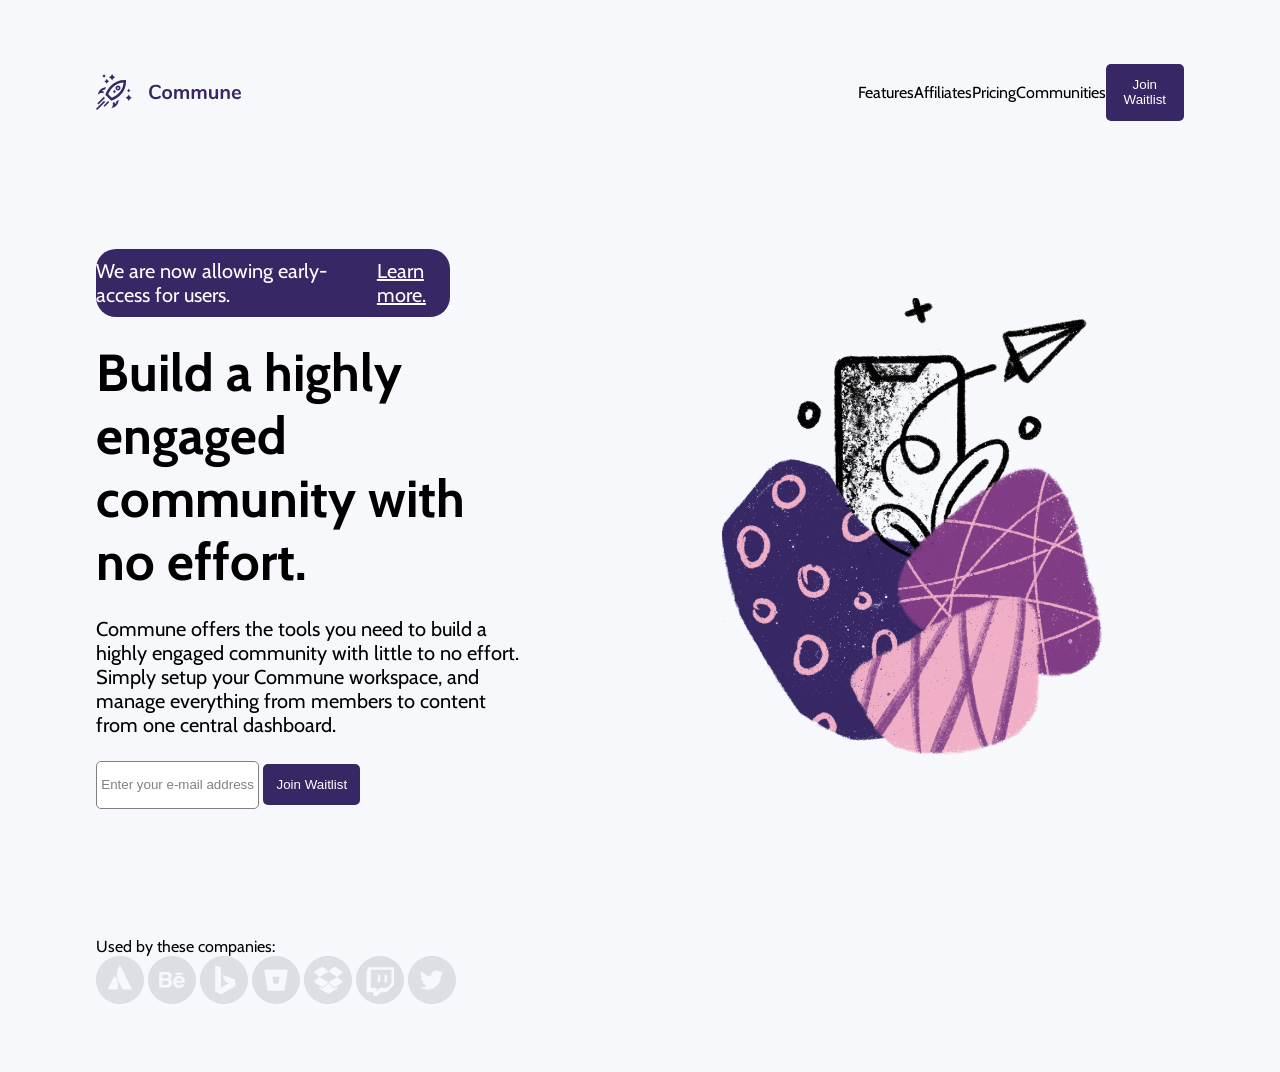
<file: ejercicio-commune/index.html>
<!DOCTYPE html>
<html lang="en">
<head>
    <meta charset="UTF-8">
    <meta name="viewport" content="width=device-width, initial-scale=1.0">
     <link rel="stylesheet" href="style.css">
     <link rel="preconnect" href="https://fonts.googleapis.com">
<link rel="preconnect" href="https://fonts.gstatic.com" crossorigin>
<link href="https://fonts.googleapis.com/css2?family=Cabin:ital,wght@0,400..700;1,400..700&family=Nunito+Sans:ital,opsz,wght@0,6..12,200..1000;1,6..12,200..1000&display=swap" rel="stylesheet">

    <title>ejercicio</title>
</head>
<body>
 
  <nav id="menu">
    <img src="img/logo.svg" alt="">
    <ul class="">
        <li>Features</li>
        <li>Affiliates</li>
        <li>Pricing</li>
        <li>Communities</li>
        <button>Join Waitlist</button>

    </ul>
  </nav>  

  <header id="banner">
    <div class="caja-izq">
    <p class="tit">We are now allowing early-access for users. &emsp;<a target="_blank" href="https://accounts.google.com/v3/signin/identifier?continue=https://accounts.google.com/signin/chrome/sync/finish?est%3DAEmG5eBAq0Ee0Rqsx1mc0-vGQsPt4C_q3-QnrOLjOO1PsQAK_TFkNTMFUtKkS00dMl9wNYRCrmzdCjg5jqylKWA%26continue%3Dhttps://www.google.com/&ssp=1&theme=mn&flowName=GlifDesktopChromeSync&dsh=S622768261:1770733367786884">Learn more.</a> </p>
    <h1>Build a highly engaged community with no effort.</h1>
    <p>Commune offers the tools you need to build a highly engaged community with little to no effort. 
     Simply setup your Commune workspace, and manage everything from members to content from one central dashboard.</p>
    <div class="cajita">
    <input type="text" name="" id=""  value="Enter your e-mail address">
    <button>Join Waitlist</button>
    </div> 
    </div>
    <figure class="cajaderecha">
      <img class="imagen1" src="img/illustration.png" alt="">
    </figure>
    
    </header>

  <footer id="pie">
    <p>Used by these companies:</p>
    <img src="img/atlassian-icon.svg" alt="">
    <img src="img/behance-icon.svg" alt="">
    <img src="img/bing-icon.svg" alt="">
    <img src="img/bitbucket-icon.svg" alt="">
    <img src="img/dropbox-icon.svg" alt="">
    <img src="img/twitch-icon.svg" alt="">
    <img src="img/twitter-icon.svg" alt="">
  </footer>

</body>
</html>
</file>
<file: ejercicio-commune/style.css>
*{
margin:0;    
padding: 0;
box-sizing: border-box;

}
body{
  font-family: "Cabin", sans-serif;;
  background-color: #f7f8fc;
  
}
#menu{
    padding: 4em 6em ;
    width: 100%;
 display: flex;
 justify-content: space-between;
 align-items: center;
}
ul{
    display: flex;
    width: 30%;
    justify-content: space-between;
    align-items: center;

}
li{
    list-style: none;
}
button{
    background-color: #372765;
    color: white;
    padding: 1em;
    border-radius: 5px;
    border: none;
}
#banner{
    padding: 4em 6em ;
    align-items: center;
    display: flex;
    width: 100%;}

    .caja-izq{
        
        flex:50;
        width: 100%;
        display: flex;
        flex-direction: column;
        gap: 1.5em;           
    }

    .tit{
        padding: 0.5em 0;
        width: 65% !important;
      background-color: #372765;
      color: white;  
      border-radius: 20px;
      display: flex;
      justify-content: center;
    }

    .caja-izq p{
    font-size: 20px;
    width: 80%;
   }
    .caja-izq h1{
        font-size: 52px;
     
        flex: 50;
        width: 70%;
    }
    

    
    figure{
        text-align: center;
        
        flex: 50;
       
    }

.imagen1{
        width: 70%;}
        
        input{
            text-align: center;
            width: 30%;
            height: 48px;
            color: gray;
            border: solid gray 1px;
            border-radius: 5px;
            justify-content: center;
           
        }
        #pie{
             padding: 4em 6em ;
        }

        a{
            color: white;
        }
</file>
